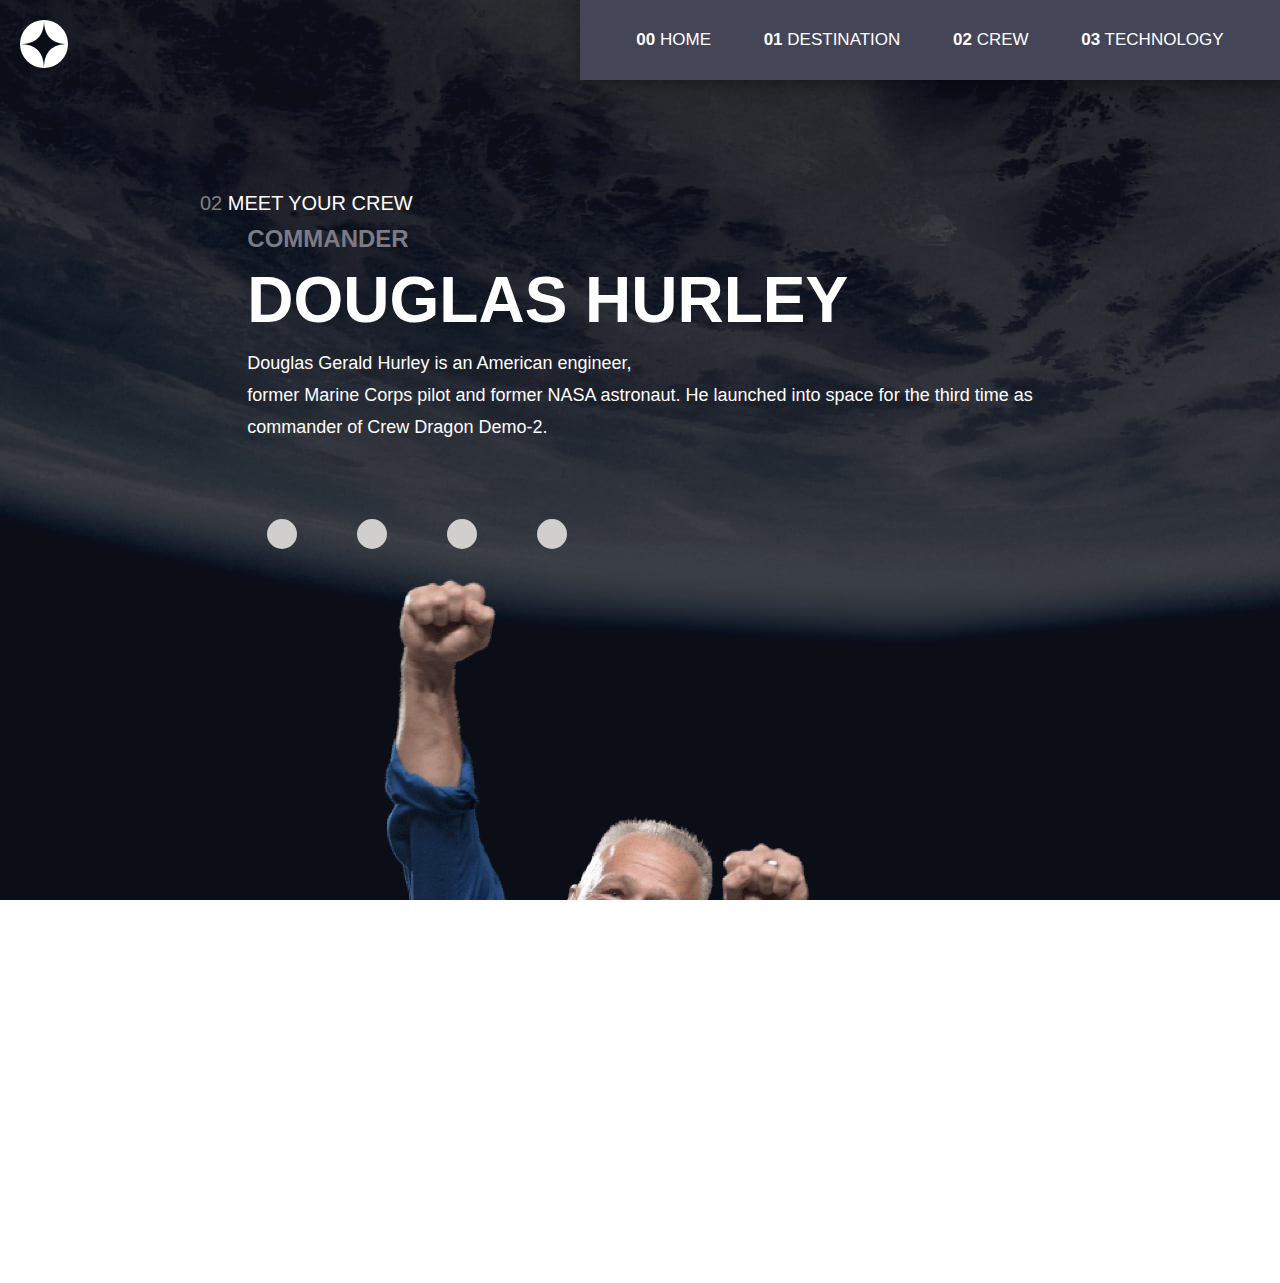
<file: pages/crew/crew-commander.html>
<!DOCTYPE html>
<html lang="en">
<head>
  <meta charset="UTF-8">
  <meta name="viewport" content="width=device-width, initial-scale=1.0">

  <link rel="icon" type="image/png" sizes="32x32" href="./assets/favicon-32x32.png">
  
  <title>Space tourism website</title>
  <link rel="stylesheet" href="../../styles.css">
</head>
<body class="crew-body">

  <!-- navbar -->
  <a href="../../index.html">
    <img class="logo" src="../../assets/shared/logo.svg" alt="logo">
  </a>
  <nav class="navbar">
    <ul>
      <li class="nav-link">
        <a href="../../index.html"><span>00</span> Home</a>
      </li>
      <li class="nav-link">
        <a href="../destinations/destination-moon.html"><span>01</span> Destination</a>
      </li>
      <li class="nav-link">
        <a href="../crew/crew-engineer.html"><span>02</span> Crew</a>
      </li>
      <li class="nav-link">
        <a href="../tech/technology-spaceport.html"><span>03</span> Technology</a>
      </li>
    </ul>
  </nav>

  <!-- main content -->
  <main id="crew-main">
    <p class="crew-intro-title"><span>02</span> Meet your crew</p>
    <div class="crew-container">
      <div class="crew-item">
        <h2>Commander</h2>
        <h1>Douglas Hurley</h1>
        <article>
          Douglas Gerald Hurley is an American engineer, <br> former Marine Corps pilot 
          and former NASA astronaut. He launched into space for the third time as <br>
          commander of Crew Dragon Demo-2.
        </article>
        <br>
        <br>
        <div class="crew-switchers">
          <a href="./crew-engineer.html"></a>
          <a href="./crew-pilot.html"></a>
          <a href="./crew-specialist.html"></a>
          <a href="./crew-commander.html"></a>
        </div>
      </div>
      <div class="crew-item">
        <img class="crew-img" src="../../assets/crew/image-douglas-hurley.png" alt="commander">
      </div>
    </div>
  </main>

</body>
</html>
</file>
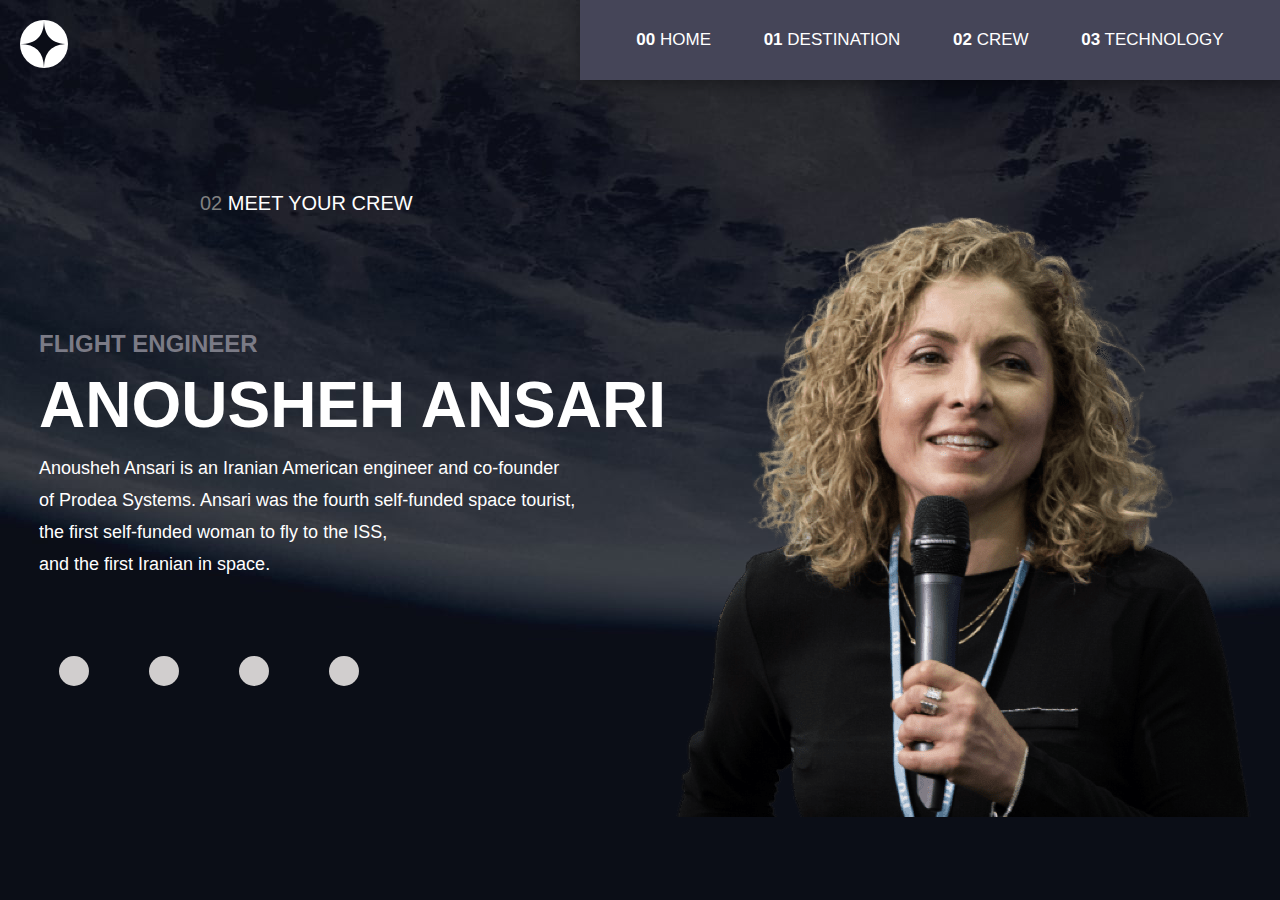
<file: pages/crew/crew-engineer.html>
<!DOCTYPE html>
<html lang="en">
<head>
  <meta charset="UTF-8">
  <meta name="viewport" content="width=device-width, initial-scale=1.0">

  <link rel="icon" type="image/png" sizes="32x32" href="./assets/favicon-32x32.png">
  
  <title>Space tourism website</title>
  <link rel="stylesheet" href="../../styles.css">
</head>
<body class="crew-body">

  <!-- navbar -->
  <a href="../../index.html">
    <img class="logo" src="../../assets/shared/logo.svg" alt="logo">
  </a>
  <nav class="navbar">
    <ul>
      <li class="nav-link">
        <a href="../../index.html"><span>00</span> Home</a>
      </li>
      <li class="nav-link">
        <a href="../destinations/destination-moon.html"><span>01</span> Destination</a>
      </li>
      <li class="nav-link">
        <a href="../crew/crew-engineer.html"><span>02</span> Crew</a>
      </li>
      <li class="nav-link">
        <a href="../tech/technology-spaceport.html"><span>03</span> Technology</a>
      </li>
    </ul>
  </nav>

  <!-- main content -->
  <main id="crew-main">
    <p class="crew-intro-title"><span>02</span> Meet your crew</p>
    <div class="crew-container">
      <div class="crew-item">
        <h2>Flight Engineer</h2>
        <h1>Anousheh Ansari</h1>
        <article>
          Anousheh Ansari is an Iranian American engineer and co-founder <br> of Prodea Systems.
          Ansari was the fourth self-funded space tourist, <br> the first self-funded woman to 
          fly to the ISS, <br> and the first Iranian in space. 
        </article>
        <br>
        <br>
        <div class="crew-switchers">
          <a href="./crew-engineer.html"></a>
          <a href="./crew-pilot.html"></a>
          <a href="./crew-specialist.html"></a>
          <a href="./crew-commander.html"></a>
        </div>
      </div>
      <div class="crew-item">
        <img class="crew-img" src="../../assets/crew/image-anousheh-ansari.png" alt="flight_engineer">
      </div>
    </div>
  </main>

</body>
</html>
</file>
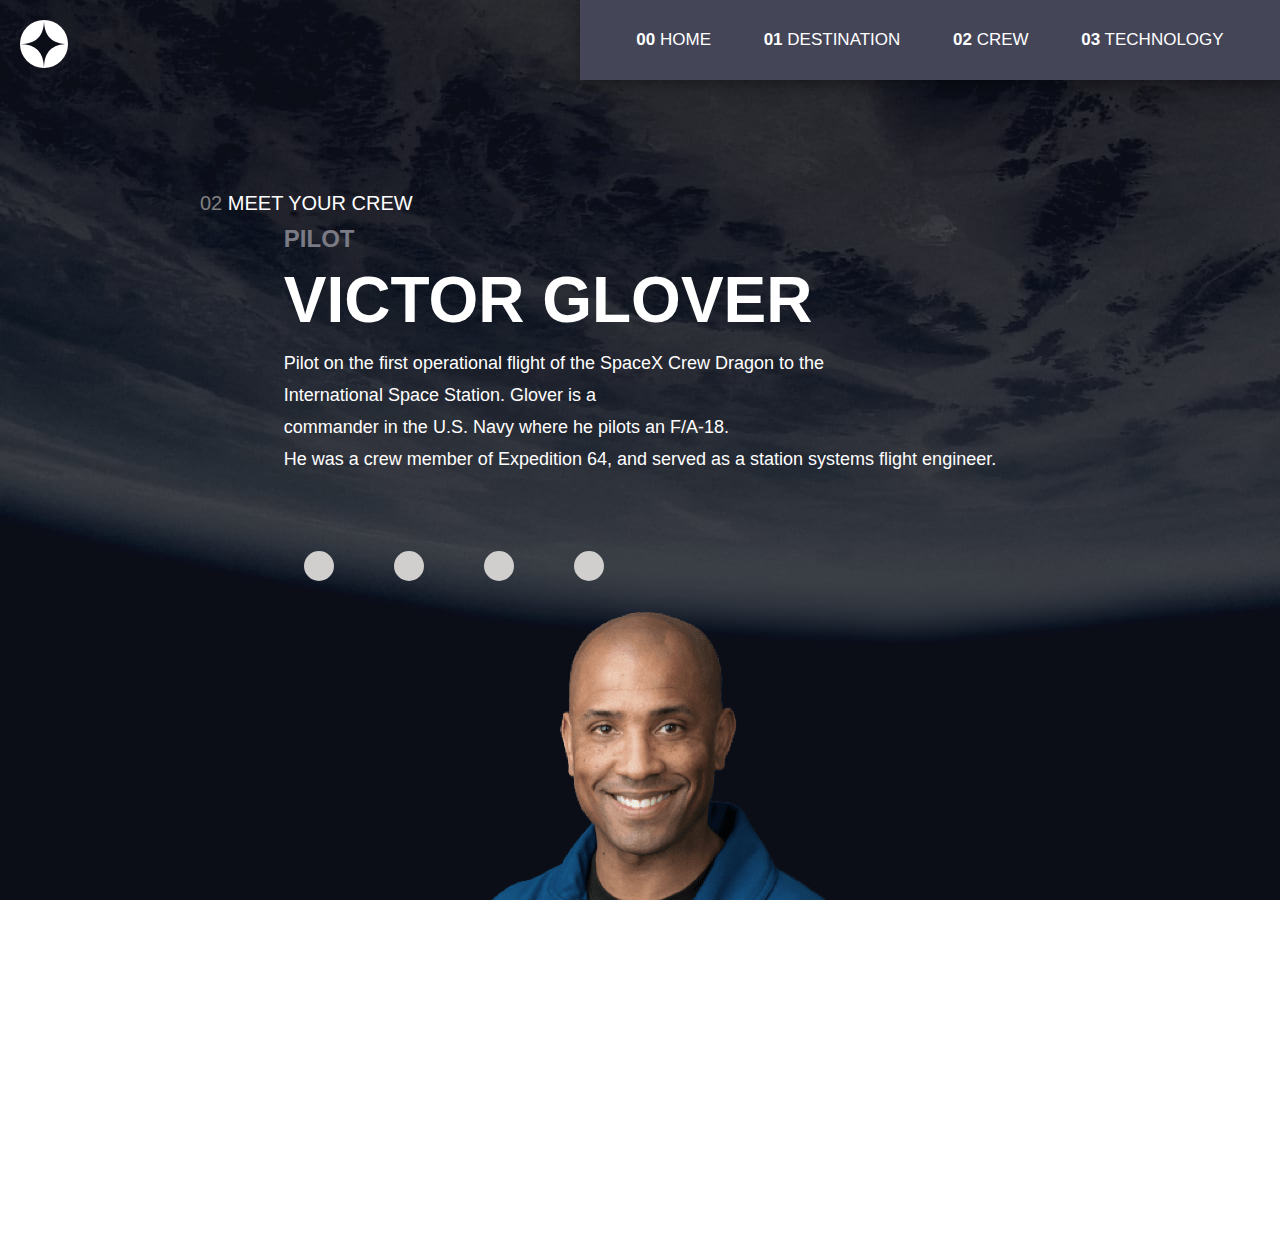
<file: pages/crew/crew-pilot.html>
<!DOCTYPE html>
<html lang="en">
<head>
  <meta charset="UTF-8">
  <meta name="viewport" content="width=device-width, initial-scale=1.0">

  <link rel="icon" type="image/png" sizes="32x32" href="./assets/favicon-32x32.png">
  
  <title>Space tourism website</title>
  <link rel="stylesheet" href="../../styles.css">
</head>
<body class="crew-body">

  <!-- navbar -->
  <a href="../../index.html">
    <img class="logo" src="../../assets/shared/logo.svg" alt="logo">
  </a>
  <nav class="navbar">
    <ul>
      <li class="nav-link">
        <a href="../../index.html"><span>00</span> Home</a>
      </li>
      <li class="nav-link">
        <a href="../destinations/destination-moon.html"><span>01</span> Destination</a>
      </li>
      <li class="nav-link">
        <a href="../crew/crew-engineer.html"><span>02</span> Crew</a>
      </li>
      <li class="nav-link">
        <a href="../tech/technology-spaceport.html"><span>03</span> Technology</a>
      </li>
    </ul>
  </nav>

  <!-- main content -->
  <main id="crew-main">
    <p class="crew-intro-title"><span>02</span> Meet your crew</p>
    <div class="crew-container">
      <div class="crew-item">
        <h2>Pilot</h2>
        <h1>Victor Glover</h1>
        <article>
          Pilot on the first operational flight of the SpaceX Crew Dragon to the  <br>
          International Space Station. Glover is a <br> commander in the U.S. Navy where 
          he pilots an F/A-18. <br> He was a crew member of Expedition 64, and served as a 
          station systems flight engineer.
        </article>
        <br>
        <br>
        <div class="crew-switchers">
          <a href="./crew-engineer.html"></a>
          <a href="./crew-pilot.html"></a>
          <a href="./crew-specialist.html"></a>
          <a href="./crew-commander.html"></a>
        </div>
      </div>
      <div class="crew-item">
        <img class="crew-img" src="../../assets/crew/image-victor-glover.png" alt="pilot">
      </div>
    </div>
  </main>

</body>
</html>
</file>
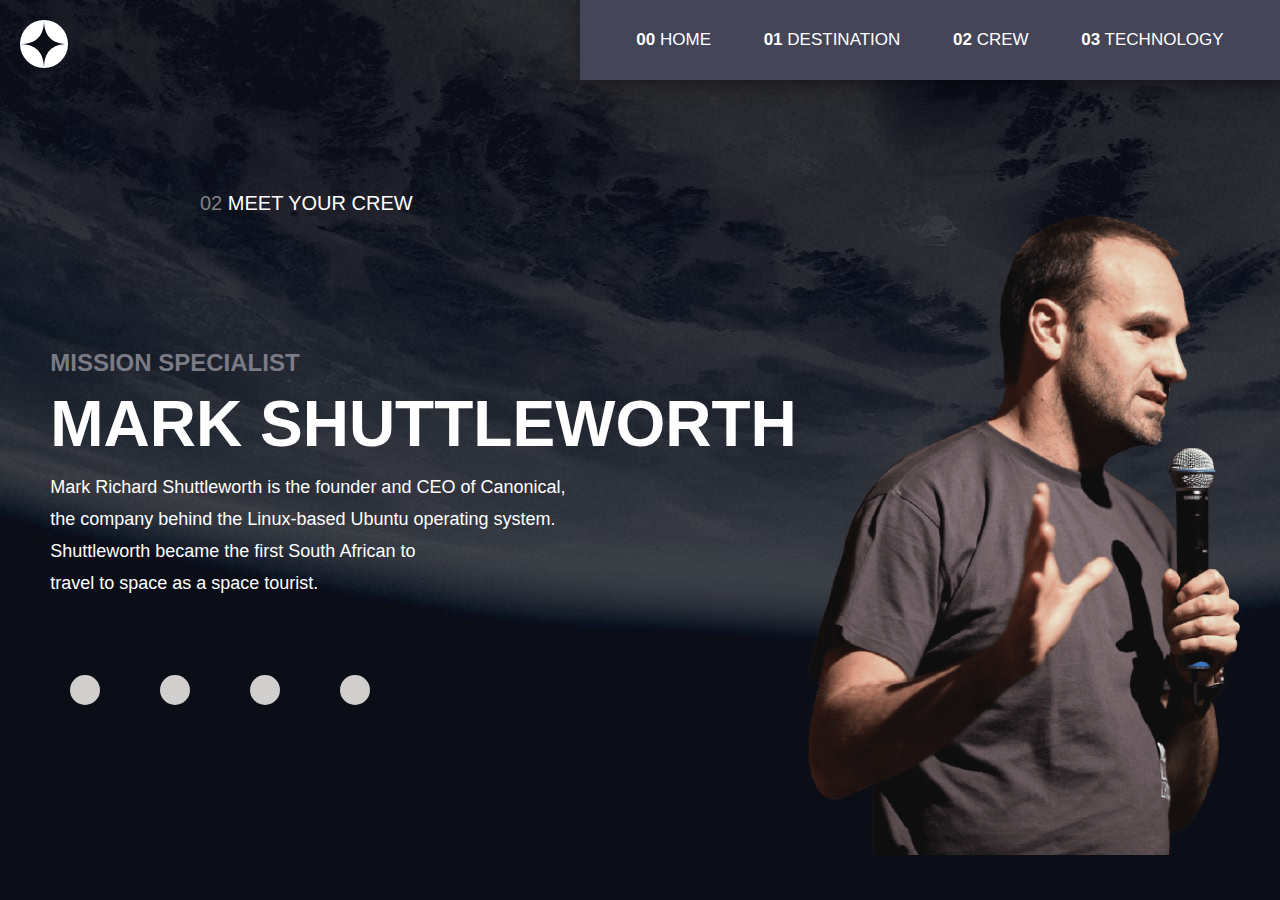
<file: pages/crew/crew-specialist.html>
<!DOCTYPE html>
<html lang="en">
<head>
  <meta charset="UTF-8">
  <meta name="viewport" content="width=device-width, initial-scale=1.0">

  <link rel="icon" type="image/png" sizes="32x32" href="./assets/favicon-32x32.png">
  
  <title>Space tourism website</title>
  <link rel="stylesheet" href="../../styles.css">
</head>
<body class="crew-body">

  <!-- navbar -->
  <a href="../../index.html">
    <img class="logo" src="../../assets/shared/logo.svg" alt="logo">
  </a>
  <nav class="navbar">
    <ul>
      <li class="nav-link">
        <a href="../../index.html"><span>00</span> Home</a>
      </li>
      <li class="nav-link">
        <a href="../destinations/destination-moon.html"><span>01</span> Destination</a>
      </li>
      <li class="nav-link">
        <a href="../crew/crew-engineer.html"><span>02</span> Crew</a>
      </li>
      <li class="nav-link">
        <a href="../tech/technology-spaceport.html"><span>03</span> Technology</a>
      </li>
    </ul>
  </nav>

  <!-- main content -->
  <main id="crew-main">
    <p class="crew-intro-title"><span>02</span> Meet your crew</p>
    <div class="crew-container">
      <div class="crew-item">
        <h2>Mission Specialist</h2>
        <h1>Mark Shuttleworth</h1>
        <article>
          Mark Richard Shuttleworth is the founder and CEO of Canonical, <br> the company behind 
          the Linux-based Ubuntu operating system. <br> Shuttleworth became the first South 
          African to <br> travel to space as a space tourist.
        </article>
        <br>
        <br>
        <div class="crew-switchers">
          <a href="./crew-engineer.html"></a>
          <a href="./crew-pilot.html"></a>
          <a href="./crew-specialist.html"></a>
          <a href="./crew-commander.html"></a>
        </div>
      </div>
      <div class="crew-item">
        <img class="crew-img" src="../../assets/crew/image-mark-shuttleworth.png" alt="mission_specialist">
      </div>
    </div>
  </main>

</body>
</html>
</file>
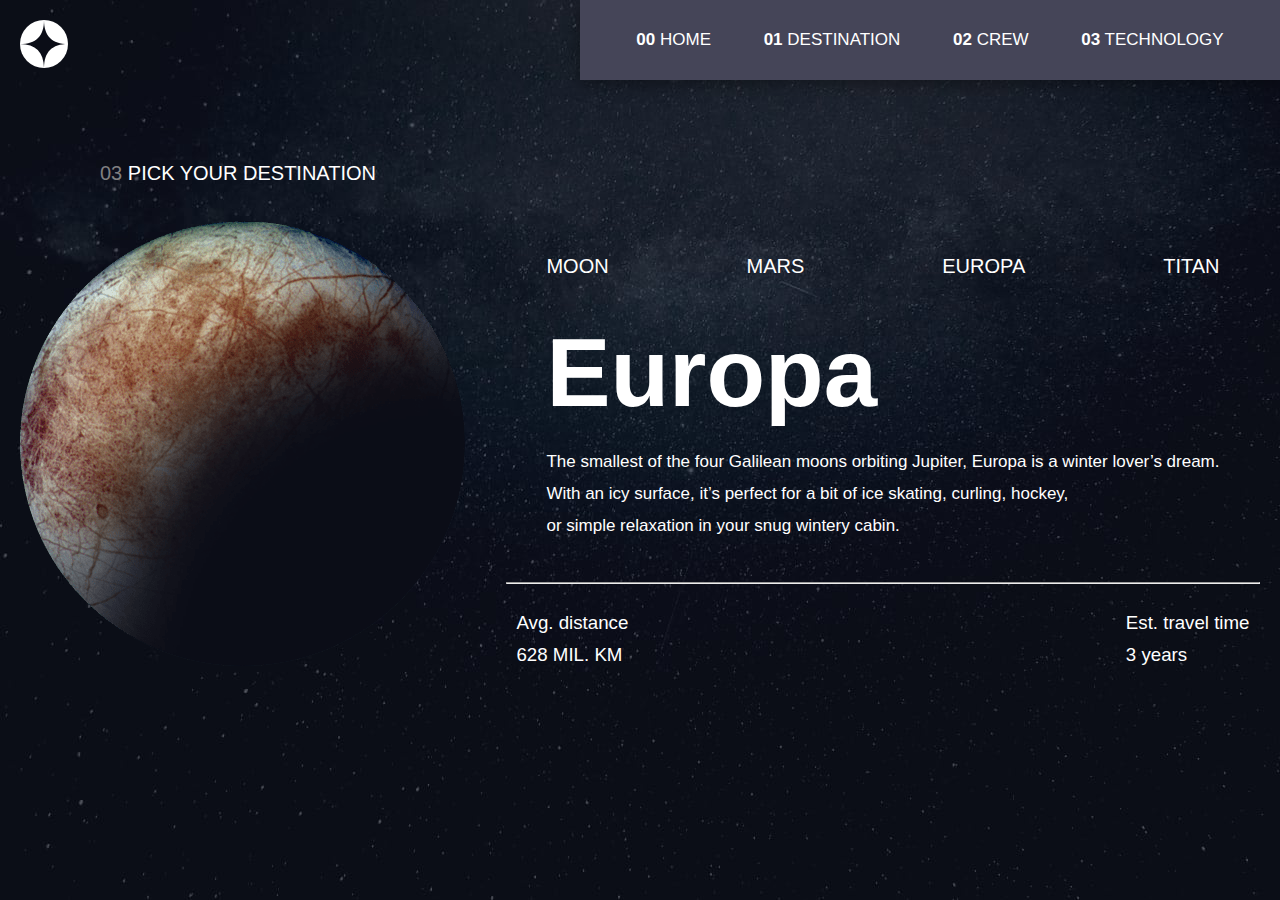
<file: pages/destinations/destination-europa.html>
<!DOCTYPE html>
<html lang="en">
<head>
  <meta charset="UTF-8">
  <meta name="viewport" content="width=device-width, initial-scale=1.0">

  <link rel="icon" type="image/png" sizes="32x32" href="./assets/favicon-32x32.png">
  
  <title>Space tourism website</title>
  <link rel="stylesheet" href="../../styles.css">
</head>
<body class="dest-body">

  <!-- navbar -->
  <a href="../../index.html">
    <img class="logo" src="../../assets/shared/logo.svg" alt="logo">
  </a>
  <nav class="navbar">
    <ul>
      <li class="nav-link">
        <a href="../../index.html"><span>00</span> Home</a>
      </li>
      <li class="nav-link">
        <a href="destination-moon.html"><span>01</span> Destination</a>
      </li>
      <li class="nav-link">
        <a href="../crew/crew-engineer.html"><span>02</span> Crew</a>
      </li>
      <li class="nav-link">
        <a href=""><span>03</span> Technology</a>
      </li>
    </ul>
  </nav>

  <!-- main content -->
  <main id="dest-main">
    <p class="dest-intro-title"><span>03</span>  Pick your destination</p>

    <div class="dest-container">
      <div>
        <img class="dest-img" src="../../assets/destination/image-europa.png" alt="europa_image">
      </div>
      <div>
        <ul class="dest-tab">
          <li class="dest-tab-item"><a href="../destinations/destination-moon.html">Moon</a></li>
          <li class="dest-tab-item"><a href="../destinations/destination-mars.html">Mars</a></li>
          <li class="dest-tab-item"><a href="../destinations/destination-europa.html">Europa</a></li>
          <li class="dest-tab-item"><a href="../destinations/destination-titan.html">Titan</a></li>
        </ul>
        <div class="dest-info">
          <h2 class="dest-title">Europa</h2>
          <br>
          <article class="dest-desc">
            The smallest of the four Galilean moons orbiting Jupiter, Europa is a 
            winter lover’s dream. <br> With an icy surface, it’s perfect for a bit of 
            ice skating, curling, hockey, <br> or simple relaxation in your snug 
            wintery cabin.
          </article>
        </div>
        <hr>
        <br>
        <div class="dest-footer-info">
          <div class="dest-footer-item">
            <h3>Avg. distance</h3>
            <h3>628 MIL. KM</h3>
          </div>
          <div class="dest-footer-item">
            <h3>Est. travel time</h3>
            <h3>3 years</h3>
          </div>
        </div>
      </div>
    </div>
  </main>

</body>
</html>
</file>
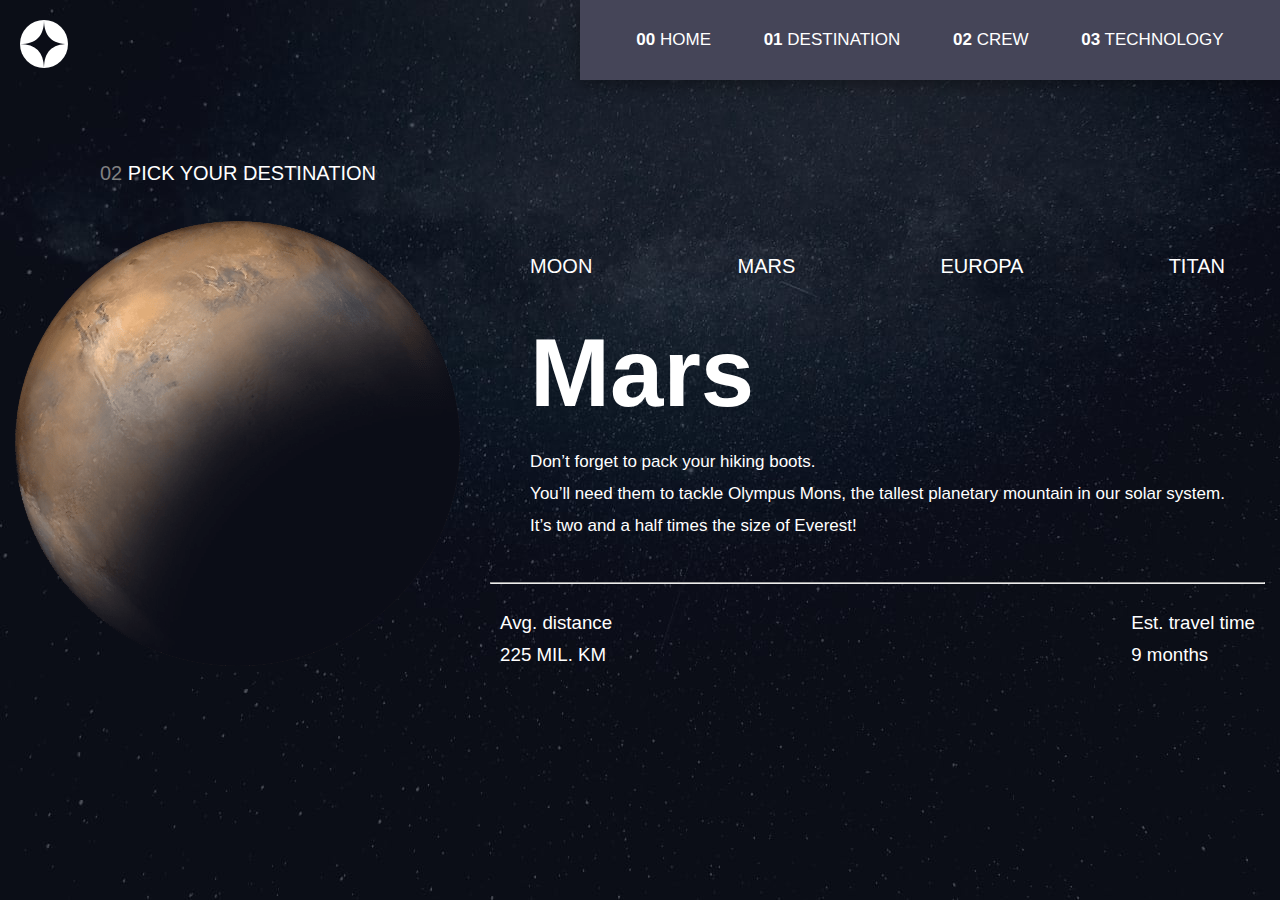
<file: pages/destinations/destination-mars.html>
<!DOCTYPE html>
<html lang="en">
<head>
  <meta charset="UTF-8">
  <meta name="viewport" content="width=device-width, initial-scale=1.0">

  <link rel="icon" type="image/png" sizes="32x32" href="./assets/favicon-32x32.png">
  
  <title>Space tourism website</title>
  <link rel="stylesheet" href="../../styles.css">
</head>
<body class="dest-body">

  <!-- navbar -->
  <a href="../../index.html">
    <img class="logo" src="../../assets/shared/logo.svg" alt="logo">
  </a>
  <nav class="navbar">
    <ul>
      <li class="nav-link">
        <a href="../../index.html"><span>00</span> Home</a>
      </li>
      <li class="nav-link">
        <a href="destination-moon.html"><span>01</span> Destination</a>
      </li>
      <li class="nav-link">
        <a href="../crew/crew-engineer.html"><span>02</span> Crew</a>
      </li>
      <li class="nav-link">
        <a href=""><span>03</span> Technology</a>
      </li>
    </ul>
  </nav>

  <!-- main content -->
  <main id="dest-main">
    <p class="dest-intro-title"><span>02</span>  Pick your destination</p>

    <div class="dest-container">
      <div>
        <img class="dest-img" src="../../assets/destination/image-mars.png" alt="mars_image">
      </div>
      <div>
        <ul class="dest-tab">
          <li class="dest-tab-item"><a href="../destinations/destination-moon.html">Moon</a></li>
          <li class="dest-tab-item"><a href="../destinations/destination-mars.html">Mars</a></li>
          <li class="dest-tab-item"><a href="../destinations/destination-europa.html">Europa</a></li>
          <li class="dest-tab-item"><a href="../destinations/destination-titan.html">Titan</a></li>
        </ul>
        <div class="dest-info">
          <h2 class="dest-title">Mars</h2>
          <br>
          <article class="dest-desc">
            Don’t forget to pack your hiking boots. <br> You’ll need them to tackle Olympus Mons, 
            the tallest planetary mountain in our solar system. <br> It’s two and a half times 
            the size of Everest!
          </article>
        </div>
        <hr>
        <br>
        <div class="dest-footer-info">
          <div class="dest-footer-item">
            <h3>Avg. distance</h3>
            <h3>225 MIL. KM</h3>
          </div>
          <div class="dest-footer-item">
            <h3>Est. travel time</h3>
            <h3>9 months</h3>
          </div>
        </div>
      </div>
    </div>
  </main>

</body>
</html>
</file>
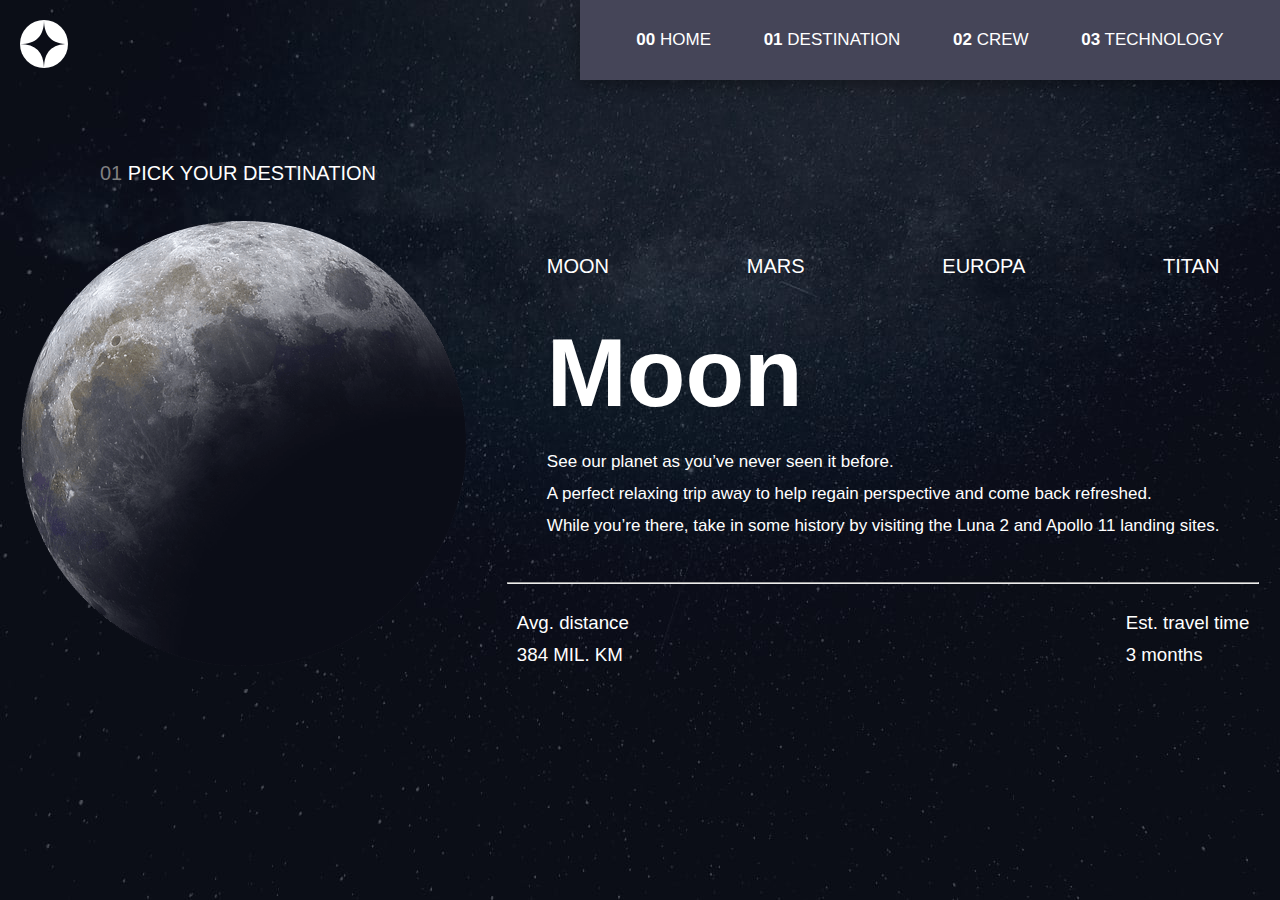
<file: pages/destinations/destination-moon.html>
<!DOCTYPE html>
<html lang="en">
<head>
  <meta charset="UTF-8">
  <meta name="viewport" content="width=device-width, initial-scale=1.0">

  <link rel="icon" type="image/png" sizes="32x32" href="./assets/favicon-32x32.png">
  
  <title>Space tourism website</title>
  <!-- we need to go to levels up -->
  <link rel="stylesheet" href="../../styles.css">
</head>
<body class="dest-body">

  <!-- navbar -->
  <a href="../../index.html">
    <img class="logo" src="../../assets/shared/logo.svg" alt="logo">
  </a>
  <nav class="navbar">
    <ul>
      <li class="nav-link">
        <a href="../../index.html"><span>00</span> Home</a>
      </li>
      <li class="nav-link">
        <a href="destination-moon.html"><span>01</span> Destination</a>
      </li>
      <li class="nav-link">
        <a href="../crew/crew-engineer.html"><span>02</span> Crew</a>
      </li>
      <li class="nav-link">
        <a href="../tech/technology-spaceport.html"><span>03</span> Technology</a>
      </li>
    </ul>
  </nav>

  <!-- main content -->
  <main id="dest-main">
    <p class="dest-intro-title"><span>01</span>  Pick your destination</p>

    <div class="dest-container">
      <div>
        <img class="dest-img" src="../../assets/destination/image-moon.png" alt="moon_image">
      </div>
      <div>
        <ul class="dest-tab">
          <li class="dest-tab-item"><a href="../destinations/destination-moon.html">Moon</a></li>
          <li class="dest-tab-item"><a href="../destinations/destination-mars.html">Mars</a></li>
          <li class="dest-tab-item"><a href="../destinations/destination-europa.html">Europa</a></li>
          <li class="dest-tab-item"><a href="../destinations/destination-titan.html">Titan</a></li>
        </ul>
        <div class="dest-info">
          <h2 class="dest-title">Moon</h2>
          <br>
          <article class="dest-desc">
            See our planet as you’ve never seen it before. <br> A perfect relaxing trip away to help 
            regain perspective and come back refreshed. <br> While you’re there, take in some history 
            by visiting the Luna 2 and Apollo 11 landing sites.
          </article>
        </div>
        <hr>
        <br>
        <div class="dest-footer-info">
          <div class="dest-footer-item">
            <h3>Avg. distance</h3>
            <h3>384 MIL. KM</h3>
          </div>
          <div class="dest-footer-item">
            <h3>Est. travel time</h3>
            <h3>3 months</h3>
          </div>
        </div>
      </div>
    </div>
  </main>

</body>
</html>
</file>
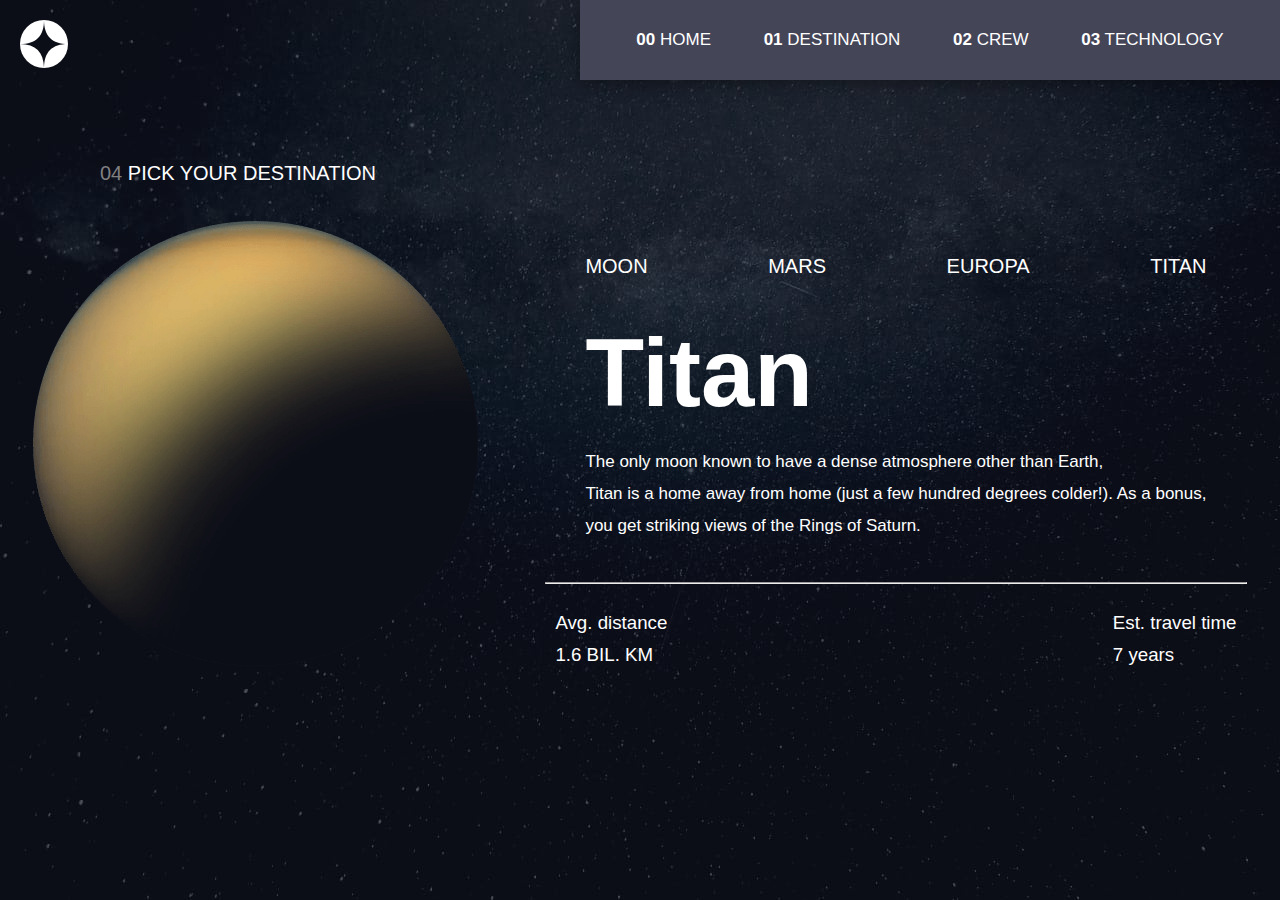
<file: pages/destinations/destination-titan.html>
<!DOCTYPE html>
<html lang="en">
<head>
  <meta charset="UTF-8">
  <meta name="viewport" content="width=device-width, initial-scale=1.0">

  <link rel="icon" type="image/png" sizes="32x32" href="./assets/favicon-32x32.png">
  
  <title>Space tourism website</title>
  <link rel="stylesheet" href="../../styles.css">
</head>
<body class="dest-body">

  <!-- navbar -->
  <a href="../../index.html">
    <img class="logo" src="../../assets/shared/logo.svg" alt="logo">
  </a>
  <nav class="navbar">
    <ul>
      <li class="nav-link">
        <a href="../../index.html"><span>00</span> Home</a>
      </li>
      <li class="nav-link">
        <a href="destination-moon.html"><span>01</span> Destination</a>
      </li>
      <li class="nav-link">
        <a href="../crew/crew-engineer.html"><span>02</span> Crew</a>
      </li>
      <li class="nav-link">
        <a href=""><span>03</span> Technology</a>
      </li>
    </ul>
  </nav>

  <!-- main content -->
  <main id="dest-main">
    <p class="dest-intro-title"><span>04</span>  Pick your destination</p>

    <div class="dest-container">
      <div>
        <img class="dest-img" src="../../assets/destination/image-titan.png" alt="titan_image">
      </div>
      <div>
        <ul class="dest-tab">
          <li class="dest-tab-item"><a href="../destinations/destination-moon.html">Moon</a></li>
          <li class="dest-tab-item"><a href="../destinations/destination-mars.html">Mars</a></li>
          <li class="dest-tab-item"><a href="../destinations/destination-europa.html">Europa</a></li>
          <li class="dest-tab-item"><a href="../destinations/destination-titan.html">Titan</a></li>
        </ul>
        <div class="dest-info">
          <h2 class="dest-title">Titan</h2>
          <br>
          <article class="dest-desc">
            The only moon known to have a dense atmosphere other than Earth, <br> Titan 
            is a home away from home (just a few hundred degrees colder!). As a 
            bonus, <br> you get striking views of the Rings of Saturn.
          </article>
        </div>
        <hr>
        <br>
        <div class="dest-footer-info">
          <div class="dest-footer-item">
            <h3>Avg. distance</h3>
            <h3>1.6 BIL. KM</h3>
          </div>
          <div class="dest-footer-item">
            <h3>Est. travel time</h3>
            <h3>7 years</h3>
          </div>
        </div>
      </div>
    </div>
  </main>

</body>
</html>
</file>
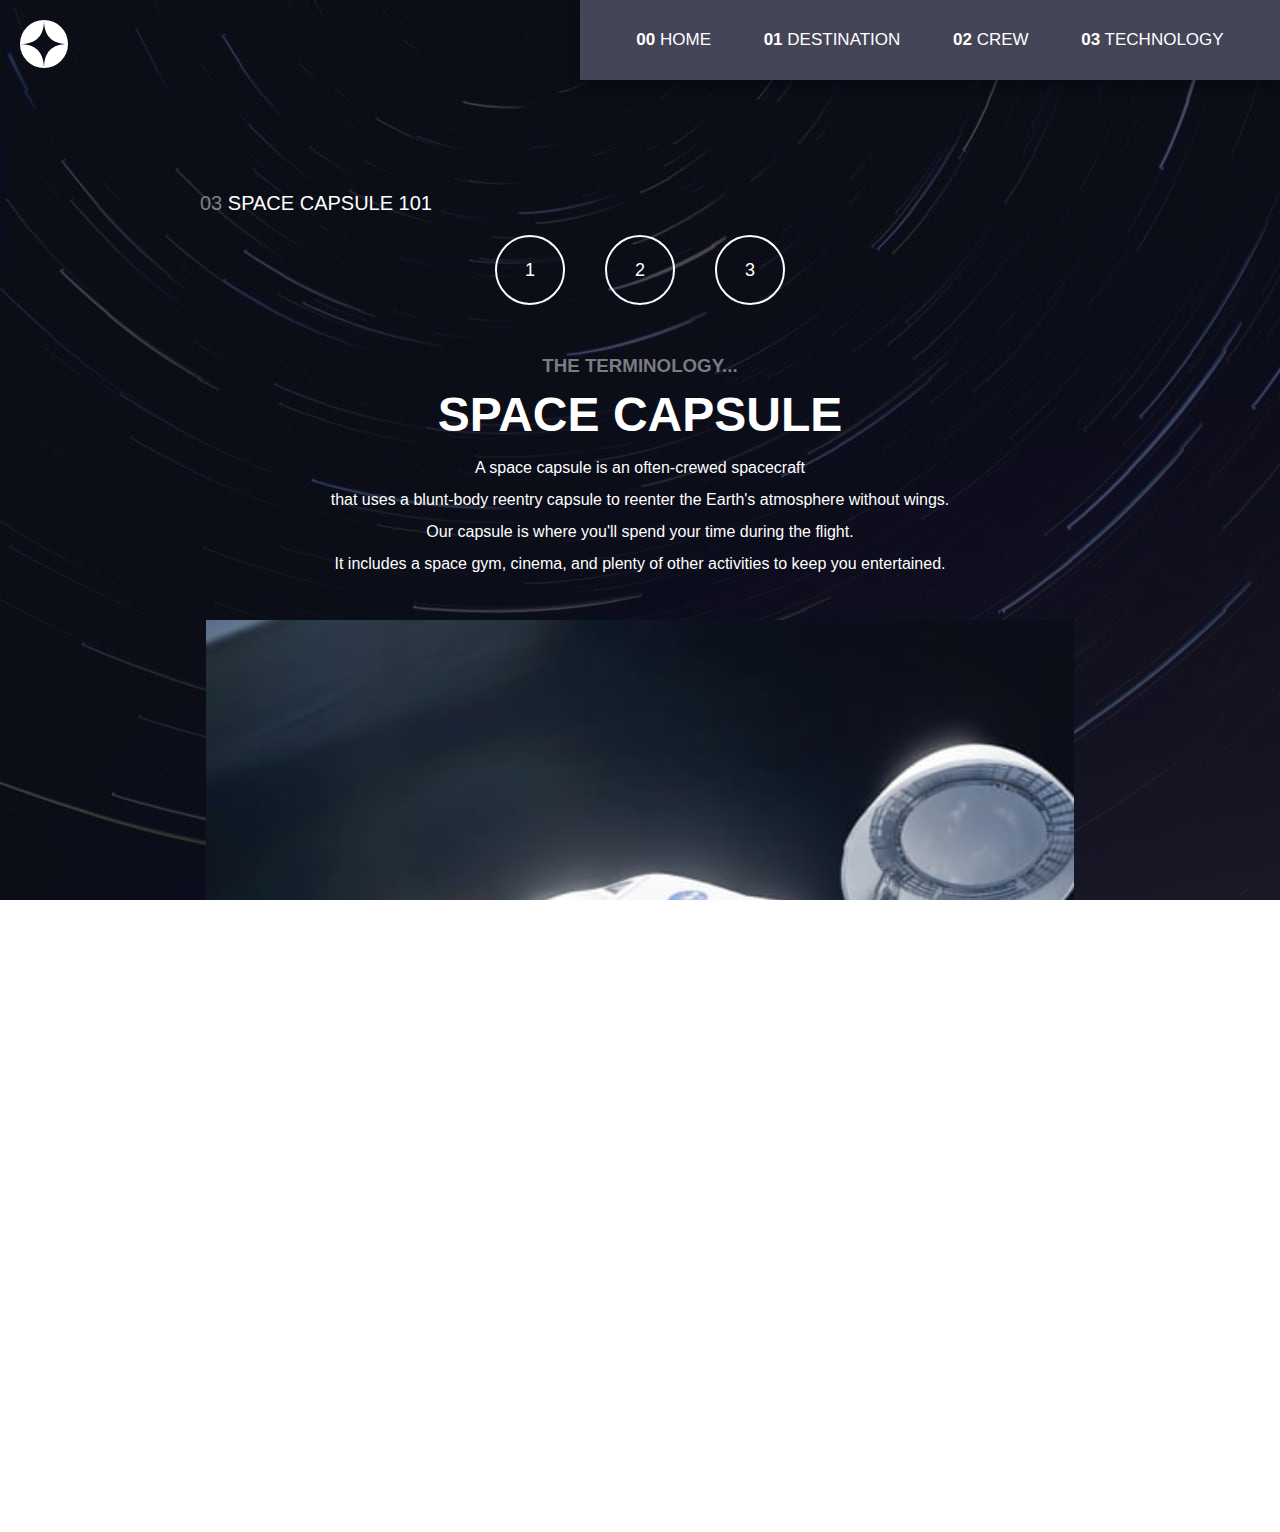
<file: pages/tech/technology-capsule.html>
<!DOCTYPE html>
<html lang="en">
<head>
  <meta charset="UTF-8">
  <meta name="viewport" content="width=device-width, initial-scale=1.0">

  <link rel="icon" type="image/png" sizes="32x32" href="./assets/favicon-32x32.png">
  
  <title>Space tourism website</title>
  <link rel="stylesheet" href="../../styles.css">
</head>
<body class="tech-body">

  <!-- navbar -->
  <a href="../../index.html">
    <img class="logo" src="../../assets/shared/logo.svg" alt="logo">
  </a>
  <nav class="navbar">
    <ul>
      <li class="nav-link">
        <a href="../../index.html"><span>00</span> Home</a>
      </li>
      <li class="nav-link">
        <a href="../destinations/destination-moon.html"><span>01</span> Destination</a>
      </li>
      <li class="nav-link">
        <a href="../crew/crew-engineer.html"><span>02</span> Crew</a>
      </li>
      <li class="nav-link">
        <a href="../tech/technology-spaceport.html"><span>03</span> Technology</a>
      </li>
    </ul>
  </nav>

  <!-- main content -->
  <main id="tech-main">
    <p class="tech-intro-title"><span>03</span> Space capsule 101</p>
    <div class="tech-switcher">
        <a href="technology-spaceport.html">1</a>
        <a href="technology-capsule.html">2</a>
        <a href="technology-vehicle.html">3</a>
    </div>
    <div style="display: flex; justify-content: space-around;" class="tech-container">
      <div class="tech-item">
        <h3>The terminology...</h3>
        <h1>Space capsule</h1>
        <article>
          A space capsule is an often-crewed spacecraft <br> that uses a blunt-body reentry 
          capsule to reenter the Earth's atmosphere without wings. <br> Our capsule is where 
          you'll spend your time during the flight. <br> It includes a space gym, cinema, 
          and plenty of other activities to keep you entertained.
        </article>
      </div>
      <div class="tech-item">
        <img class="tech-img" src="../../assets/technology/image-space-capsule-portrait.jpg" alt="space_capsule">
      </div>
    </div>
  </main>

</body>
</html>
</file>
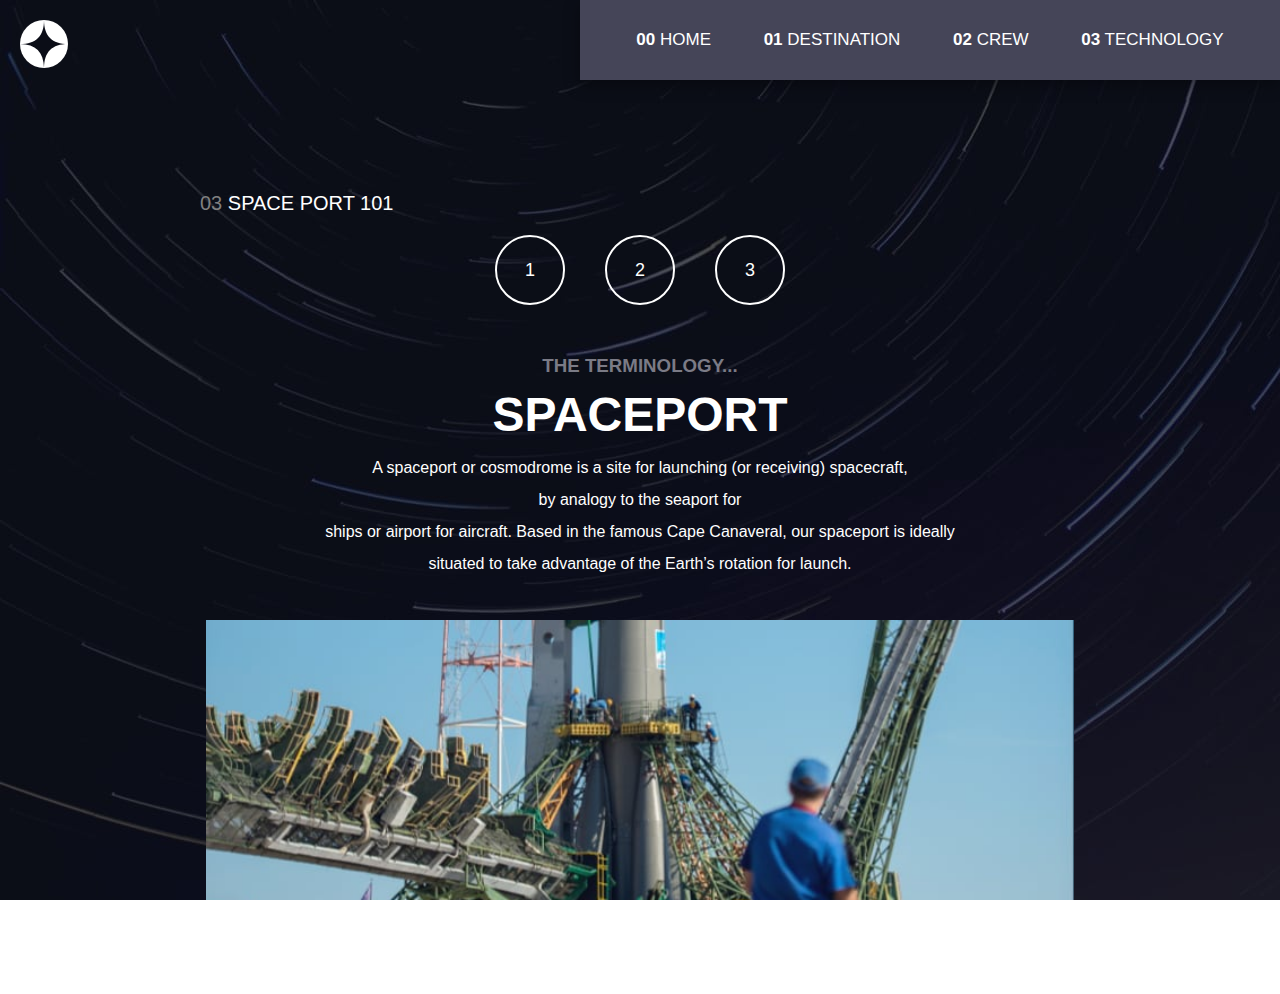
<file: pages/tech/technology-spaceport.html>
<!DOCTYPE html>
<html lang="en">
<head>
  <meta charset="UTF-8">
  <meta name="viewport" content="width=device-width, initial-scale=1.0">

  <link rel="icon" type="image/png" sizes="32x32" href="./assets/favicon-32x32.png">
  
  <title>Space tourism website</title>
  <link rel="stylesheet" href="../../styles.css">
</head>
<body class="tech-body">

  <!-- navbar -->
  <a href="../../index.html">
    <img class="logo" src="../../assets/shared/logo.svg" alt="logo">
  </a>
  <nav class="navbar">
    <ul>
      <li class="nav-link">
        <a href="../../index.html"><span>00</span> Home</a>
      </li>
      <li class="nav-link">
        <a href="../destinations/destination-moon.html"><span>01</span> Destination</a>
      </li>
      <li class="nav-link">
        <a href="../crew/crew-engineer.html"><span>02</span> Crew</a>
      </li>
      <li class="nav-link">
        <a href="../tech/technology-spaceport.html"><span>03</span> Technology</a>
      </li>
    </ul>
  </nav>

  <!-- main content -->
  <main id="tech-main">
    <p class="tech-intro-title"><span>03</span> Space port 101</p>
    <div class="tech-switcher">
        <a href="technology-spaceport.html">1</a>
        <a href="technology-capsule.html">2</a>
        <a href="technology-vehicle.html">3</a>
    </div>
    <div class="tech-container">
      <div class="tech-item">
        <h3>The terminology...</h3>
        <h1>Spaceport</h1>
        <article>
          A spaceport or cosmodrome is a site for launching (or receiving) spacecraft, <br>
          by analogy to the seaport for <br> ships or airport for aircraft. Based in the 
          famous Cape Canaveral, our spaceport is ideally <br> situated to take advantage 
          of the Earth’s rotation for launch.
        </article>
      </div>
      <div class="tech-item">
        <img class="tech-img" src="../../assets/technology/image-spaceport-landscape.jpg" alt="spaceport">
      </div>
    </div>
  </main>

</body>
</html>
</file>
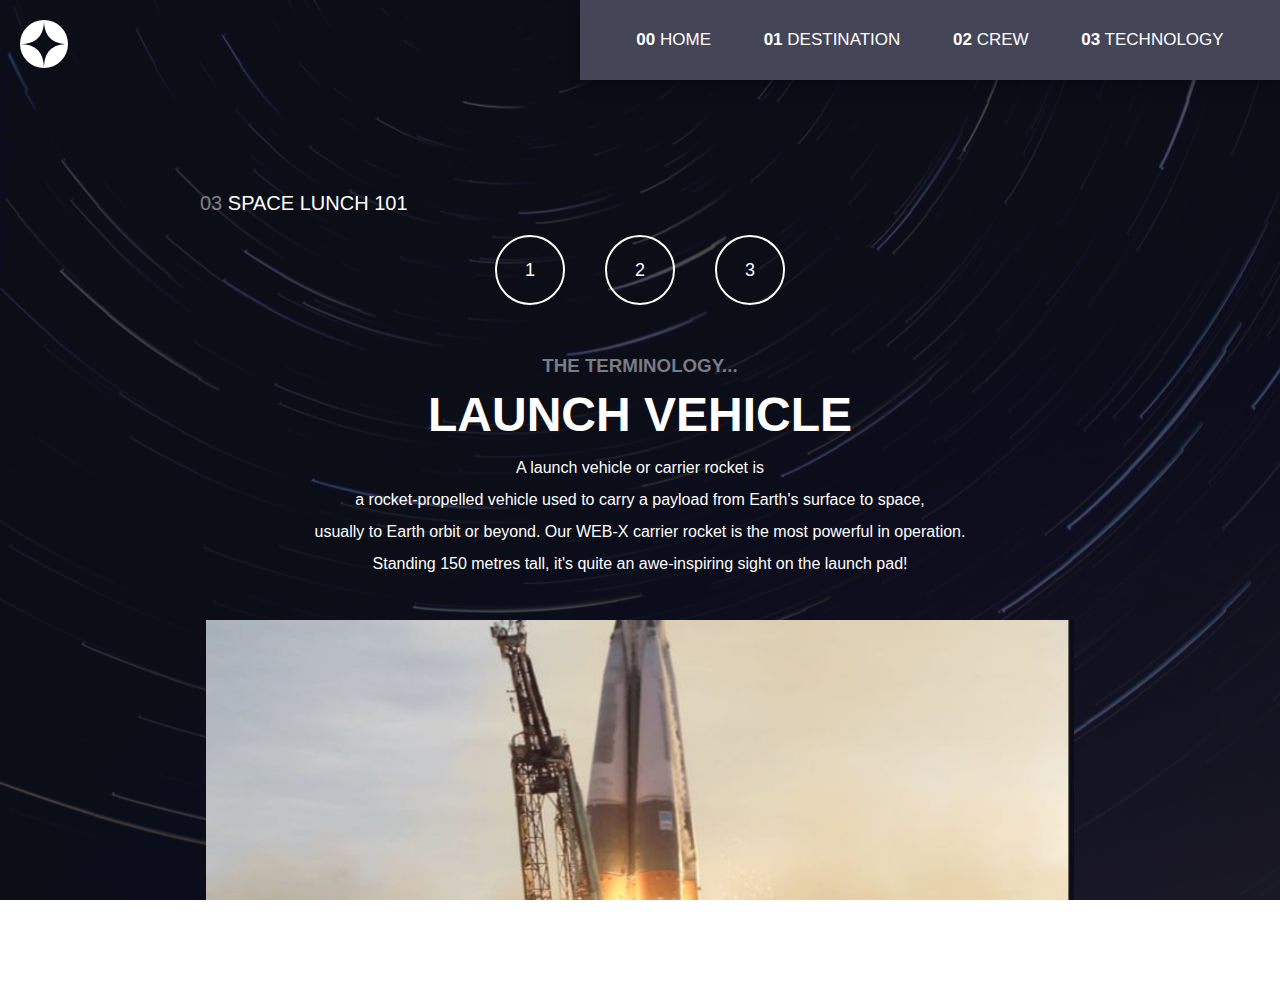
<file: pages/tech/technology-vehicle.html>
<!DOCTYPE html>
<html lang="en">
<head>
  <meta charset="UTF-8">
  <meta name="viewport" content="width=device-width, initial-scale=1.0">

  <link rel="icon" type="image/png" sizes="32x32" href="./assets/favicon-32x32.png">
  
  <title>Space tourism website</title>
  <link rel="stylesheet" href="../../styles.css">
</head>
<body class="tech-body">

  <!-- navbar -->
  <a href="../../index.html">
    <img class="logo" src="../../assets/shared/logo.svg" alt="logo">
  </a>
  <nav class="navbar">
    <ul>
      <li class="nav-link">
        <a href="../../index.html"><span>00</span> Home</a>
      </li>
      <li class="nav-link">
        <a href="../destinations/destination-moon.html"><span>01</span> Destination</a>
      </li>
      <li class="nav-link">
        <a href="../crew/crew-engineer.html"><span>02</span> Crew</a>
      </li>
      <li class="nav-link">
        <a href="../tech/technology-spaceport.html"><span>03</span> Technology</a>
      </li>
    </ul>
  </nav>

  <!-- main content -->
  <main id="tech-main">
    <p class="tech-intro-title"><span>03</span> Space lunch 101</p>
    <div class="tech-switcher">
        <a href="technology-spaceport.html">1</a>
        <a href="technology-capsule.html">2</a>
        <a href="technology-vehicle.html">3</a>
    </div>
    <div class="tech-container">
      <div class="tech-item">
        <h3>The terminology...</h3>
        <h1>Launch vehicle</h1>
        <article>
          A launch vehicle or carrier rocket is <br> a rocket-propelled vehicle used to carry a 
          payload from Earth's surface to space, <br> usually to Earth orbit or beyond. Our 
          WEB-X carrier rocket is the most powerful in operation. <br> Standing 150 metres tall, 
          it's quite an awe-inspiring sight on the launch pad!
        </article>
      </div>
      <div class="tech-item">
        <img class="tech-img" src="../../assets/technology/image-launch-vehicle-landscape.jpg" alt="space_capsule">
      </div>
    </div>
  </main>

</body>
</html>
</file>
<file: styles.css>
* {
    margin: 0;
    padding: 0;
    box-sizing: border-box;
}

html, body {
    width: 100%;
    height: 100%;
    overflow: auto;
    background-image: url('assets/home/background-home-desktop.jpg');
    background-repeat: no-repeat;
    background-size: cover;
    font-family: sans-serif;
}

.dest-body {
    background-image: url('assets/destination/background-destination-desktop.jpg');
    background-repeat: no-repeat;
    background-size: cover;
}

.crew-body {
    background-image: url('assets/crew/background-crew-desktop.jpg');
    background-repeat: no-repeat;
    background-size: cover;
}

.tech-body {
    background-image: url('assets/technology/background-technology-desktop.jpg');
    background-repeat: no-repeat;
    background-size: cover;
}

.logo {
    padding: 20px;
}

/* navbar styling */
.navbar {
    width: 700px;
    padding: 20px;
    background: rgb(69, 69, 88);
    box-shadow: rgba(0, 0, 0, 0.35) 0px 5px 15px;
    float: right;
}

.navbar ul {
    display: flex;
    justify-content: space-around;
    flex-wrap: wrap;
    padding: 10px;
}

.navbar .nav-link {
    list-style: none;
    text-transform: uppercase;
}

.nav-link a {
    text-decoration: none;
    color: #fff;
    font-size: 17px;
    font-weight: normal;
}

.nav-link span {
    font-weight: bold;
}

/* Home main content styling */
#home-main {
    width: 100%;
    transform: translateY(200px);
    display: flex;
    justify-content: space-around;
    align-items: center;
    flex-wrap: wrap;
}

.home-main-item div {
    margin: 10px;
}

.home-main-item p {
    color: rgb(69, 69, 88);
    font-size: 20px;
    font-weight: normal;
}

.home-main-item h2 {
    font-size: 7rem;
    color: #fff;
    font-weight: bold;
}

.home-main-item article {
    color: #fff;
    font-size: 18px;
    font-weight: normal;
}

.home-main-btn {
    width: 300px;
    height: 300px;
    border-radius: 50%;
    font-size: 2rem;
    border: none;
    outline: none;
    box-shadow: rgba(0, 0, 0, 0.35) 0px 5px 15px;
    background: lightgray;
    cursor: pointer;
    color: rgb(69, 69, 88);
    transition: 0.4s;
}

.home-main-btn:hover {
    border-radius: 50%;
    background: rgb(199, 197, 197);
}

.home-main-btn a {
    text-decoration: none;
    color: rgb(69, 69, 88);
}

/* destination container styling */
#dest-main {
    transform: translateY(100px);
}

.dest-intro-title {
    color: #fff;
    text-transform: uppercase;
    margin-left: 100px;
    font-size: 20px;
    transform: translateY(-30px);
}

.dest-intro-title span {
    color: gray;
}

.dest-container {
    width: 100%;
    display: flex;
    justify-content: space-around;
    align-items: center;
    flex-wrap: wrap;
}

.dest-tab {
    display: flex;
    justify-content: space-between;
    margin: 40px;
}

.dest-tab-item {
    list-style: none;
    font-size: 20px;
    text-transform: uppercase;
}

.dest-info {
    margin: 40px;
}

.dest-title {
    font-size: 6rem;
    color: #fff;
    font-weight: bold;
}

.dest-desc {
    color: #fff;
    font-weight: normal;
    line-height: 2rem;
    font-size: 17px;
}

.dest-tab-item a {
    text-decoration: none;
    color: #fff;
}

.dest-tab-item a:hover {
    text-decoration: underline;
}

.dest-footer-info {
    display: flex;
    justify-content: space-between;
}

.dest-footer-item h3 {
    margin: 10px;
    color: #fff;
    font-weight: normal;
}

.dest-img {
    transition: 0.4s;
}

.dest-img:hover {
    transform: scale(1.1);
}

/* crew section styling */
#crew-main {
    transform: translateY(100px);
}

.crew-container {
    width: 100%;
    display: flex;
    justify-content: center;
    align-items: center;
    flex-wrap: wrap;
}

.crew-item h2 {
    color: rgb(123, 123, 134);
    text-transform: uppercase;
    font-weight: bold;
    margin: 10px;
}

.crew-item h1 {
    color: #fff;
    text-transform: uppercase;
    font-weight: bold;
    margin: 10px;
    font-size: 4rem;
}

.crew-item article {
    color: #fff;
    line-height: 2rem;
    font-size: 18px;
    margin: 10px;
}

.crew-intro-title {
    color: #fff;
    text-transform: uppercase;
    margin-left: 200px;
    font-size: 20px;
}

.crew-intro-title span {
    color: gray;
}

.crew-switchers {
    display: flex;
    justify-content: flex-start;
    align-items: flex-end;
}

.crew-switchers a {
    margin: 30px;
    width: 30px;
    height: 30px;
    border-radius: 50%;
    background: rgb(209, 206, 206);
}

/* technology section styling */
#tech-main {
    transform: translateY(100px);
}

.tech-container {
    width: 100%;
    display: flex;
    justify-content: flex-end;
    flex-wrap: wrap;
    transform: translateY(-250px);
    margin-left: 100px;
}

.tech-item {
    margin: 20px;
}

.tech-img {
    width: 70%;
}

.tech-switcher {
    display: flex;
    flex-direction: column;
    align-items: flex-start;
}

.tech-switcher a {
    width: 100px;
    height: 100px;
    border: 2px solid #fff;
    border-radius: 50%;
    background: transparent;
    margin: 20px;
    display: flex;
    justify-content: center;
    align-items: center;
    font-size: 30px;
    text-decoration: none;
    color: #fff; 
    transition: 0.3s;
}

.tech-switcher a:hover {
    background: #fff;
    color: #333;
}

.tech-item h3 {
    color: rgb(123, 123, 134);
    font-weight: bold;
    text-transform: uppercase;
    margin: 10px;
}

.tech-item h1 {
    color: #fff;
    font-weight: bold;
    font-size: 3rem;
    text-transform: uppercase;
    margin: 10px;
}

.tech-item article {
    color: #fff;
    line-height: 2rem;
}

.tech-intro-title {
    color: #fff;
    text-transform: uppercase;
    margin-left: 200px;
    font-size: 20px;
}

.tech-intro-title span {
    color: gray;
}

@media (max-width: 636px) {
    html, body {
        background-image: url('assets/home/background-home-mobile.jpg');
        background-repeat: no-repeat;
        background-size: cover;
    }

    #dest-main {
        transform: translateY(100px);
    }

    .dest-intro-title {
        font-size: 19px;
        margin: 10px;
        text-align: center;
        transform: translateY(-10px);
    }

    .dest-body {
        background-image: url('assets/destination/background-destination-mobile.jpg');
        background-repeat: no-repeat;
        background-size: cover;
    }

    .crew-body {
        background-image: url('assets/crew/background-crew-mobile.jpg');
        background-repeat: no-repeat;
        background-size: cover;
    }

    .tech-body {
        background-image: url('assets/technology/background-technology-mobile.jpg');
        background-repeat: no-repeat;
        background-size: cover;
    }

    .navbar {
        width: 100%;
    }

    .navbar .nav-link {
        margin: 10px;
    }

    #home-main {
        transform: translateY(15px);
    }

    .home-main-item {
        text-align: center;
        padding: 10px;
    }

    .dest-img {
        width: 95%;
        margin: 10px;
    }

    .dest-img:hover {
        transform: scale(1);
    }

    #crew-main {
        transform: translateY(100px);
    }

    .crew-item {
        width: 100%;
        text-align: center;
    }

    .crew-item h1 {
        font-size: 2rem;
    }

    .crew-img {
        width: 100%;
    }

    .crew-intro-title {
        font-size: 20px;
        margin: 10px;
        text-align: center;
        transform: translateY(-10px);
    }

    .crew-switchers {
        justify-content: center;
        align-items: center;
        transform: translateY(-10px);
    }

    .logo {
        display: none;
    }

    .tech-switcher {
        flex-direction: row;
        justify-content: center;
        align-items: center;
    }

    .tech-switcher a {
        width: 70px;
        height: 70px;
        font-size: 18px;
    }

    .tech-item {
        width: 100%;
        text-align: center;
    }

    .tech-container {
        transform: translateY(0px);
        margin-left: 0px;
    }

    .tech-intro-title {
        font-size: 20px;
        margin: 10px;
        text-align: center;
        transform: translateY(-10px);
    }

    .tech-item h1 {
        font-size: 2rem;
    }
}

@media (max-width: 768px) {
    html, body {
        background-image: url('assets/home/background-home-tablet.jpg');
        background-repeat: no-repeat;
        background-size: cover;
    }

    .dest-body {
        background-image: url('assets/destination/background-destination-tablet.jpg');
        background-repeat: no-repeat;
        background-size: cover;
    }

    .crew-body {
        background-image: url('assets/crew/background-crew-tablet.jpg');
        background-repeat: no-repeat;
        background-size: cover;
    }

    .tech-body {
        background-image: url('assets/technology/background-technology-tablet.jpg');
        background-repeat: no-repeat;
        background-size: cover;
    }
}

@media (max-width: 1280px) {
    .tech-switcher {
        width: 100%;
        flex-direction: row;
        align-items: center;
        justify-content: center;
    }

    .tech-switcher a {
        width: 70px;
        height: 70px;
        font-size: 18px;
    }

    .tech-item {
        width: 100%;
        text-align: center;
    }

    .tech-container {
        transform: translateY(0px);
        margin-left: 0px;
    }
}
</file>
